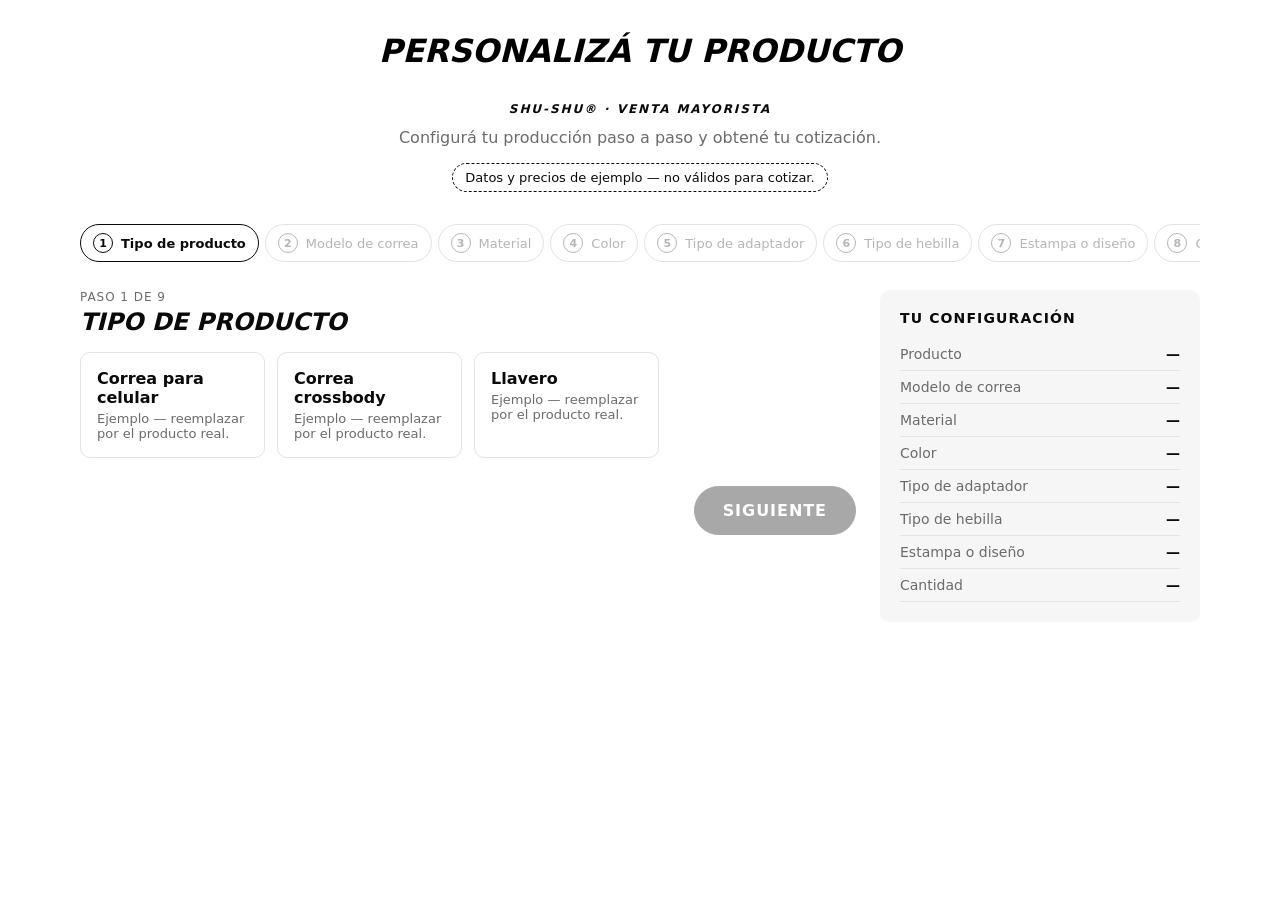
<file: dev/index.html>
<!doctype html>
<html lang="es">
<head>
  <meta charset="utf-8">
  <meta name="viewport" content="width=device-width, initial-scale=1">
  <title>SHU-SHU® · Configurador B2B (prueba local)</title>
  <link rel="stylesheet" href="../src/shushu-configurator.css">
  <style>body{margin:0;padding:0 16px;font-family:system-ui,sans-serif}h1{text-align:center;text-transform:uppercase;font-style:italic;font-weight:800;margin:32px 0 0}</style>
</head>
<body>
  <!-- Simula la página de la tienda. Abrí este archivo con doble clic. -->
  <h1>Personalizá tu producto</h1>
  <div id="shushu-b2b"></div>
  <script src="../src/shushu-config.js"></script>
  <script src="../src/shushu-configurator.js"></script>
</body>
</html>
</file>
<file: src/shushu-configurator.css>
/* SHU-SHU® · Configurador B2B — ESTILOS
 * Todo queda dentro de .shb2b para no afectar el resto de la tienda.
 * Estética: blanco y negro, minimalista, alineada al logo SHU-SHU®. */

.shb2b {
  --shb2b-ink: #0a0a0a;
  --shb2b-paper: #ffffff;
  --shb2b-muted: #6b6b6b;
  --shb2b-line: #e3e3e3;
  --shb2b-soft: #f6f6f6;
  --shb2b-radius: 10px;
  color: var(--shb2b-ink);
  font-family: var(--body-font, system-ui, -apple-system, "Segoe UI", Roboto, sans-serif);
  max-width: 1120px;
  margin: 0 auto;
  padding: 8px 0 48px;
  box-sizing: border-box;
}
.shb2b *, .shb2b *::before, .shb2b *::after { box-sizing: border-box; }

/* Encabezado */
.shb2b-hero { text-align: center; padding: 24px 0 32px; }
.shb2b-eyebrow {
  margin: 0 0 8px; font-size: 12px; letter-spacing: .16em; text-transform: uppercase;
  font-weight: 700; font-style: italic;
}
.shb2b-title {
  margin: 0; font-size: clamp(28px, 5vw, 48px); line-height: 1.05;
  text-transform: uppercase; font-weight: 800; font-style: italic; letter-spacing: -.01em;
}
.shb2b-lead { margin: 12px auto 0; max-width: 520px; color: var(--shb2b-muted); }
.shb2b-notice {
  display: inline-block; margin: 16px 0 0; padding: 6px 12px; font-size: 13px;
  border: 1px dashed var(--shb2b-ink); border-radius: 999px;
}

/* Progreso */
.shb2b-progress {
  list-style: none; margin: 0 0 24px; padding: 0 0 4px;
  display: flex; gap: 6px; overflow-x: auto; scrollbar-width: thin;
}
.shb2b-progress-item button {
  display: flex; align-items: center; gap: 8px; white-space: nowrap;
  padding: 8px 12px; border: 1px solid var(--shb2b-line); border-radius: 999px;
  background: var(--shb2b-paper); color: var(--shb2b-ink); font: inherit; font-size: 13px; cursor: pointer;
}
.shb2b-progress-item button:disabled { color: #b5b5b5; cursor: not-allowed; }
.shb2b-progress-num {
  display: inline-grid; place-items: center; width: 20px; height: 20px; border-radius: 50%;
  border: 1px solid currentColor; font-size: 11px; font-weight: 700;
}
.shb2b-progress-item.is-done .shb2b-progress-num { background: var(--shb2b-ink); color: var(--shb2b-paper); border-color: var(--shb2b-ink); }
.shb2b-progress-item.is-current button { border-color: var(--shb2b-ink); font-weight: 700; }

/* Layout: paso + resumen */
.shb2b-layout { display: grid; grid-template-columns: 1fr; gap: 24px; }
@media (min-width: 900px) {
  .shb2b-layout { grid-template-columns: minmax(0, 1fr) 320px; align-items: start; }
  .shb2b-aside { position: sticky; top: 96px; }
}

.shb2b-step-count { margin: 0; font-size: 12px; color: var(--shb2b-muted); letter-spacing: .08em; text-transform: uppercase; }
.shb2b-step-title { margin: 4px 0 8px; font-size: 24px; font-weight: 800; text-transform: uppercase; font-style: italic; outline: none; }
.shb2b-muted { color: var(--shb2b-muted); font-size: 14px; margin: 0 0 16px; }

/* Opciones */
.shb2b-options { display: grid; grid-template-columns: repeat(auto-fill, minmax(180px, 1fr)); gap: 12px; margin: 16px 0 0; }
.shb2b-options--qty { grid-template-columns: repeat(auto-fill, minmax(110px, 1fr)); }
.shb2b-options--color { grid-template-columns: repeat(auto-fill, minmax(120px, 1fr)); }
.shb2b-option { position: relative; display: block; cursor: pointer; }
.shb2b-option input { position: absolute; opacity: 0; inset: 0; margin: 0; cursor: pointer; }
.shb2b-option-body {
  display: flex; flex-direction: column; gap: 4px; height: 100%;
  padding: 16px; border: 1px solid var(--shb2b-line); border-radius: var(--shb2b-radius);
  background: var(--shb2b-paper); transition: border-color .15s, box-shadow .15s;
}
.shb2b-option:hover .shb2b-option-body { border-color: #9a9a9a; }
.shb2b-option input:checked + .shb2b-option-body { border-color: var(--shb2b-ink); box-shadow: inset 0 0 0 1px var(--shb2b-ink); }
.shb2b-option input:focus-visible + .shb2b-option-body { outline: 2px solid var(--shb2b-ink); outline-offset: 2px; }
.shb2b-option-label { font-weight: 700; }
.shb2b-option-sub { font-size: 13px; color: var(--shb2b-muted); }
.shb2b-option--color .shb2b-option-body { align-items: center; text-align: center; }
.shb2b-swatch { width: 40px; height: 40px; border-radius: 50%; border: 1px solid rgba(0,0,0,.15); }

/* Navegación */
.shb2b-nav { display: flex; justify-content: space-between; gap: 12px; margin-top: 28px; }
.shb2b-btn {
  padding: 14px 28px; border: 1px solid var(--shb2b-ink); border-radius: 999px;
  background: var(--shb2b-ink); color: var(--shb2b-paper); font: inherit; font-weight: 700;
  text-transform: uppercase; letter-spacing: .06em; cursor: pointer;
}
.shb2b-btn:disabled { opacity: .35; cursor: not-allowed; }
.shb2b-btn--ghost { background: transparent; color: var(--shb2b-ink); }

/* Resumen */
.shb2b-aside { padding: 20px; background: var(--shb2b-soft); border-radius: var(--shb2b-radius); }
.shb2b-aside-title { margin: 0 0 12px; font-size: 14px; text-transform: uppercase; letter-spacing: .08em; }
.shb2b-summary-list { margin: 0; }
.shb2b-summary-list > div { display: flex; justify-content: space-between; gap: 12px; padding: 8px 0; border-bottom: 1px solid var(--shb2b-line); font-size: 14px; }
.shb2b-summary-list dt { color: var(--shb2b-muted); }
.shb2b-summary-list dd { margin: 0; font-weight: 600; text-align: right; }
.shb2b-step .shb2b-summary-list { margin-top: 16px; }
.shb2b-step .shb2b-summary-list + .shb2b-muted { margin-top: 16px; }

@media (max-width: 599px) {
  .shb2b-options { grid-template-columns: 1fr 1fr; }
  .shb2b-nav .shb2b-btn { flex: 1; }
}
</file>
